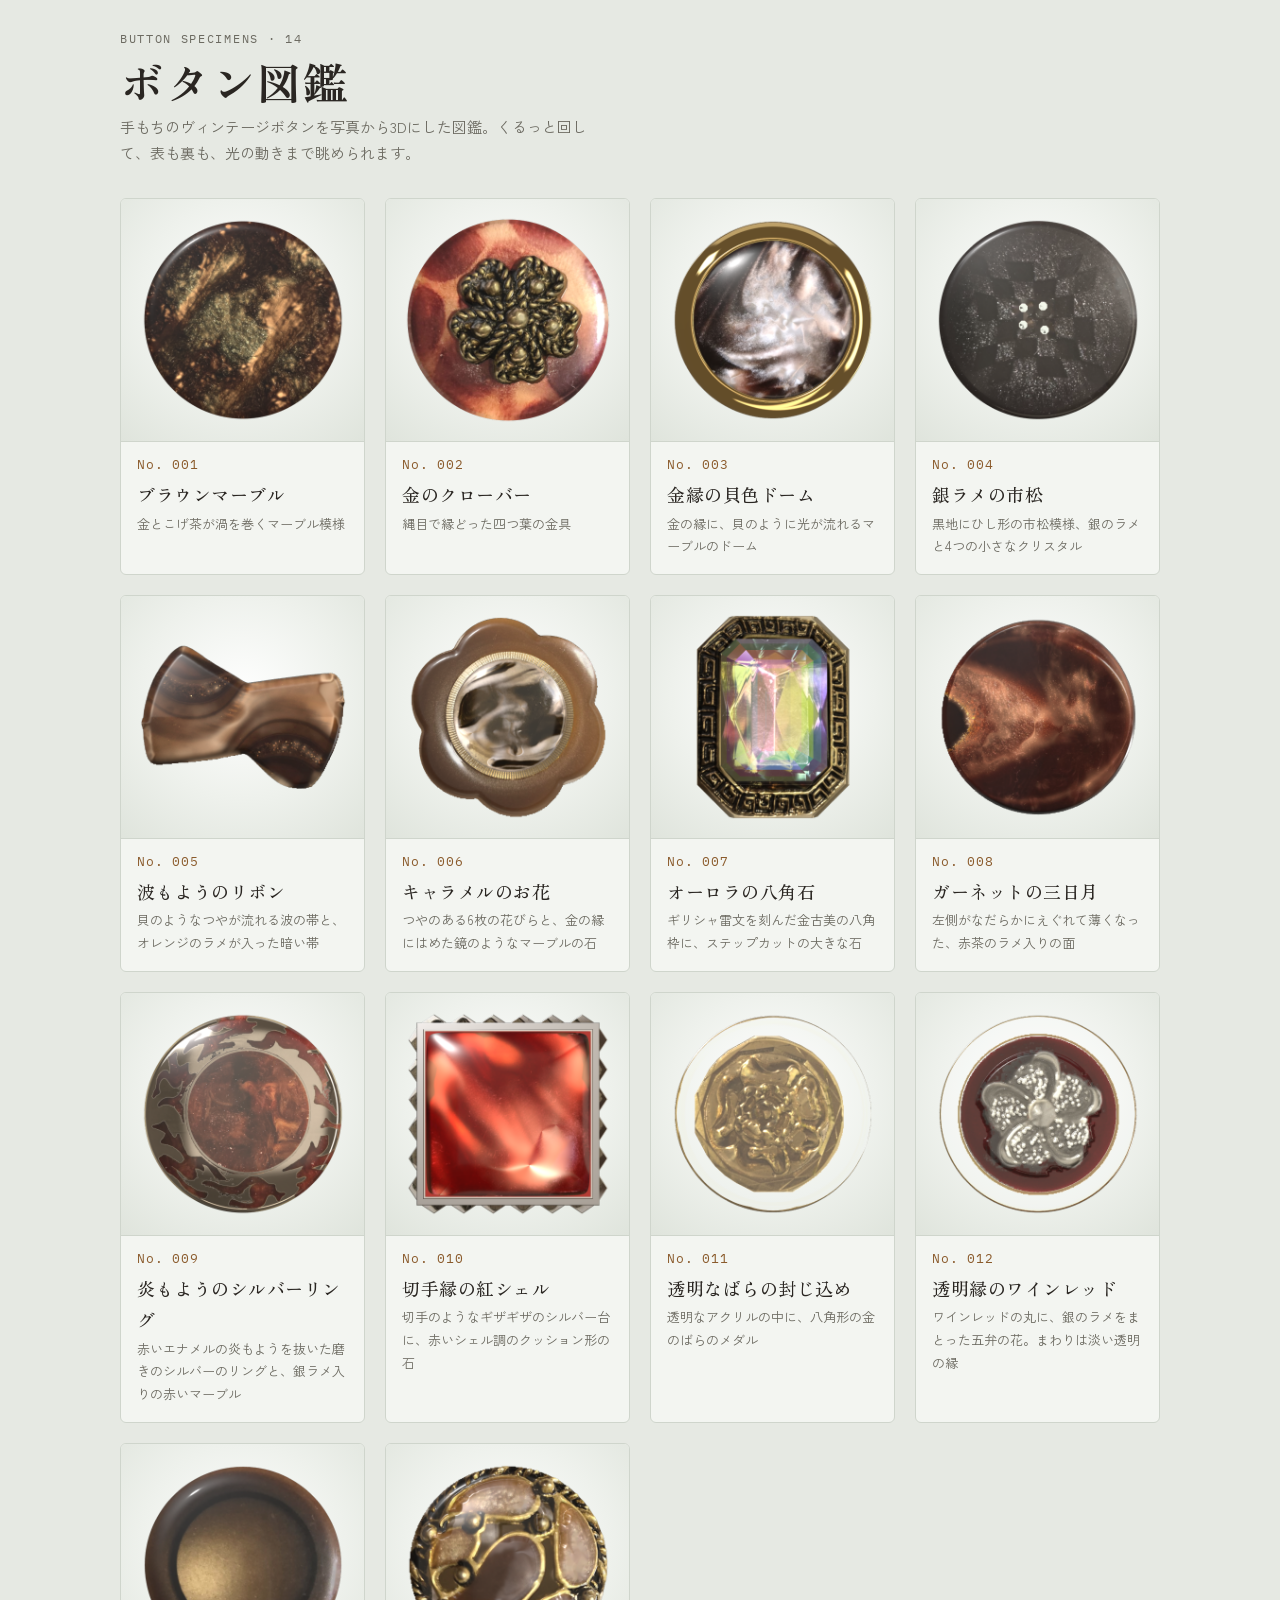
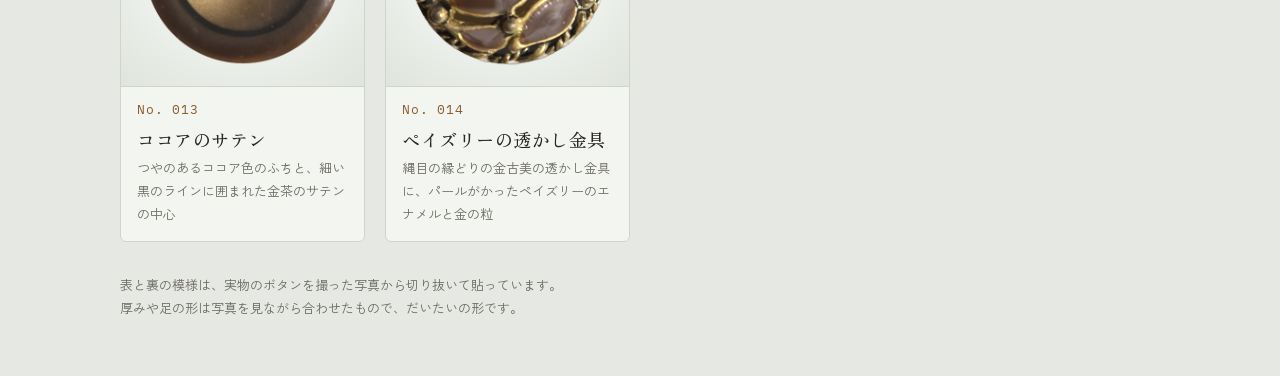
<file: index.html>
<!doctype html>
<html lang="ja">
<head>
<meta charset="utf-8">
<meta name="viewport" content="width=device-width, initial-scale=1, viewport-fit=cover">
<title>ボタン図鑑</title>
<meta name="description" content="手もちのヴィンテージボタンを写真から3Dにした図鑑。くるっと回して、表も裏も、光の動きまで眺められます。">
<link rel="canonical" href="https://murasakiutau-create.github.io/Button_zukan/">
<meta property="og:type" content="website">
<meta property="og:site_name" content="ボタン図鑑">
<meta property="og:title" content="ボタン図鑑">
<meta property="og:description" content="手もちのヴィンテージボタンを写真から3Dにした図鑑。くるっと回して、表も裏も、光の動きまで眺められます。">
<meta property="og:url" content="https://murasakiutau-create.github.io/Button_zukan/">
<meta property="og:image" content="https://murasakiutau-create.github.io/Button_zukan/buttons/001/thumb.png">
<meta property="og:locale" content="ja_JP">
<meta name="twitter:card" content="summary">
<link rel="icon" href="assets/favicon.svg" type="image/svg+xml">
<link rel="preconnect" href="https://fonts.googleapis.com">
<link rel="preconnect" href="https://fonts.gstatic.com" crossorigin>
<link rel="stylesheet" href="https://fonts.googleapis.com/css2?family=Zen+Old+Mincho:wght@500;700&family=Zen+Kaku+Gothic+New:wght@400;500&family=IBM+Plex+Mono:wght@400;500&display=swap">
<link rel="stylesheet" href="assets/zukan.css?v=276419f9f5">
<script type="application/ld+json">{"@context": "https://schema.org", "@type": "CollectionPage", "name": "ボタン図鑑", "description": "手もちのヴィンテージボタンを写真から3Dにした図鑑。くるっと回して、表も裏も、光の動きまで眺められます。", "url": "https://murasakiutau-create.github.io/Button_zukan/", "hasPart": [{"@type": "CreativeWork", "name": "No.001 ブラウンマーブル", "url": "https://murasakiutau-create.github.io/Button_zukan/buttons/001/"}, {"@type": "CreativeWork", "name": "No.002 金のクローバー", "url": "https://murasakiutau-create.github.io/Button_zukan/buttons/002/"}, {"@type": "CreativeWork", "name": "No.003 金縁の貝色ドーム", "url": "https://murasakiutau-create.github.io/Button_zukan/buttons/003/"}, {"@type": "CreativeWork", "name": "No.004 銀ラメの市松", "url": "https://murasakiutau-create.github.io/Button_zukan/buttons/004/"}, {"@type": "CreativeWork", "name": "No.005 波もようのリボン", "url": "https://murasakiutau-create.github.io/Button_zukan/buttons/005/"}, {"@type": "CreativeWork", "name": "No.006 キャラメルのお花", "url": "https://murasakiutau-create.github.io/Button_zukan/buttons/006/"}, {"@type": "CreativeWork", "name": "No.007 オーロラの八角石", "url": "https://murasakiutau-create.github.io/Button_zukan/buttons/007/"}, {"@type": "CreativeWork", "name": "No.008 ガーネットの三日月", "url": "https://murasakiutau-create.github.io/Button_zukan/buttons/008/"}, {"@type": "CreativeWork", "name": "No.009 炎もようのシルバーリング", "url": "https://murasakiutau-create.github.io/Button_zukan/buttons/009/"}, {"@type": "CreativeWork", "name": "No.010 切手縁の紅シェル", "url": "https://murasakiutau-create.github.io/Button_zukan/buttons/010/"}, {"@type": "CreativeWork", "name": "No.011 透明なばらの封じ込め", "url": "https://murasakiutau-create.github.io/Button_zukan/buttons/011/"}, {"@type": "CreativeWork", "name": "No.012 透明縁のワインレッド", "url": "https://murasakiutau-create.github.io/Button_zukan/buttons/012/"}, {"@type": "CreativeWork", "name": "No.013 ココアのサテン", "url": "https://murasakiutau-create.github.io/Button_zukan/buttons/013/"}, {"@type": "CreativeWork", "name": "No.014 ペイズリーの透かし金具", "url": "https://murasakiutau-create.github.io/Button_zukan/buttons/014/"}]}</script>
</head>
<body>
<div class="wrap">
  <header class="intro">
    <div class="eyebrow">Button specimens · 14</div>
    <h1>ボタン図鑑</h1>
    <p class="lead">手もちのヴィンテージボタンを写真から3Dにした図鑑。くるっと回して、表も裏も、光の動きまで眺められます。</p>
  </header>
  <main>
  <ul class="drawer">
    <li><a class="card" href="buttons/001/">
      <div class="well"><img src="buttons/001/thumb.png?v=1a3522bd31" width="512" height="512" alt="ブラウンマーブルのボタン" loading="lazy"></div>
      <div class="cap"><span class="no">No. 001</span><span class="name">ブラウンマーブル</span><span class="sub">金とこげ茶が渦を巻くマーブル模様</span></div>
    </a></li>
    <li><a class="card" href="buttons/002/">
      <div class="well"><img src="buttons/002/thumb.png?v=b98c785955" width="512" height="512" alt="金のクローバーのボタン" loading="lazy"></div>
      <div class="cap"><span class="no">No. 002</span><span class="name">金のクローバー</span><span class="sub">縄目で縁どった四つ葉の金具</span></div>
    </a></li>
    <li><a class="card" href="buttons/003/">
      <div class="well"><img src="buttons/003/thumb.png?v=78634e12ce" width="512" height="512" alt="金縁の貝色ドームのボタン" loading="lazy"></div>
      <div class="cap"><span class="no">No. 003</span><span class="name">金縁の貝色ドーム</span><span class="sub">金の縁に、貝のように光が流れるマーブルのドーム</span></div>
    </a></li>
    <li><a class="card" href="buttons/004/">
      <div class="well"><img src="buttons/004/thumb.png?v=24556d7a4e" width="512" height="512" alt="銀ラメの市松のボタン" loading="lazy"></div>
      <div class="cap"><span class="no">No. 004</span><span class="name">銀ラメの市松</span><span class="sub">黒地にひし形の市松模様、銀のラメと4つの小さなクリスタル</span></div>
    </a></li>
    <li><a class="card" href="buttons/005/">
      <div class="well"><img src="buttons/005/thumb.png?v=632f97b8de" width="512" height="512" alt="波もようのリボンのボタン" loading="lazy"></div>
      <div class="cap"><span class="no">No. 005</span><span class="name">波もようのリボン</span><span class="sub">貝のようなつやが流れる波の帯と、オレンジのラメが入った暗い帯</span></div>
    </a></li>
    <li><a class="card" href="buttons/006/">
      <div class="well"><img src="buttons/006/thumb.png?v=a934037e93" width="512" height="512" alt="キャラメルのお花のボタン" loading="lazy"></div>
      <div class="cap"><span class="no">No. 006</span><span class="name">キャラメルのお花</span><span class="sub">つやのある6枚の花びらと、金の縁にはめた鏡のようなマーブルの石</span></div>
    </a></li>
    <li><a class="card" href="buttons/007/">
      <div class="well"><img src="buttons/007/thumb.png?v=41f649e05d" width="512" height="512" alt="オーロラの八角石のボタン" loading="lazy"></div>
      <div class="cap"><span class="no">No. 007</span><span class="name">オーロラの八角石</span><span class="sub">ギリシャ雷文を刻んだ金古美の八角枠に、ステップカットの大きな石</span></div>
    </a></li>
    <li><a class="card" href="buttons/008/">
      <div class="well"><img src="buttons/008/thumb.png?v=633f84c7c8" width="512" height="512" alt="ガーネットの三日月のボタン" loading="lazy"></div>
      <div class="cap"><span class="no">No. 008</span><span class="name">ガーネットの三日月</span><span class="sub">左側がなだらかにえぐれて薄くなった、赤茶のラメ入りの面</span></div>
    </a></li>
    <li><a class="card" href="buttons/009/">
      <div class="well"><img src="buttons/009/thumb.png?v=06e4581d59" width="512" height="512" alt="炎もようのシルバーリングのボタン" loading="lazy"></div>
      <div class="cap"><span class="no">No. 009</span><span class="name">炎もようのシルバーリング</span><span class="sub">赤いエナメルの炎もようを抜いた磨きのシルバーのリングと、銀ラメ入りの赤いマーブル</span></div>
    </a></li>
    <li><a class="card" href="buttons/010/">
      <div class="well"><img src="buttons/010/thumb.png?v=39ed41474b" width="512" height="512" alt="切手縁の紅シェルのボタン" loading="lazy"></div>
      <div class="cap"><span class="no">No. 010</span><span class="name">切手縁の紅シェル</span><span class="sub">切手のようなギザギザのシルバー台に、赤いシェル調のクッション形の石</span></div>
    </a></li>
    <li><a class="card" href="buttons/011/">
      <div class="well"><img src="buttons/011/thumb.png?v=f8c22d197f" width="512" height="512" alt="透明なばらの封じ込めのボタン" loading="lazy"></div>
      <div class="cap"><span class="no">No. 011</span><span class="name">透明なばらの封じ込め</span><span class="sub">透明なアクリルの中に、八角形の金のばらのメダル</span></div>
    </a></li>
    <li><a class="card" href="buttons/012/">
      <div class="well"><img src="buttons/012/thumb.png?v=67aac82aea" width="512" height="512" alt="透明縁のワインレッドのボタン" loading="lazy"></div>
      <div class="cap"><span class="no">No. 012</span><span class="name">透明縁のワインレッド</span><span class="sub">ワインレッドの丸に、銀のラメをまとった五弁の花。まわりは淡い透明の縁</span></div>
    </a></li>
    <li><a class="card" href="buttons/013/">
      <div class="well"><img src="buttons/013/thumb.png?v=b58bb5d40b" width="512" height="512" alt="ココアのサテンのボタン" loading="lazy"></div>
      <div class="cap"><span class="no">No. 013</span><span class="name">ココアのサテン</span><span class="sub">つやのあるココア色のふちと、細い黒のラインに囲まれた金茶のサテンの中心</span></div>
    </a></li>
    <li><a class="card" href="buttons/014/">
      <div class="well"><img src="buttons/014/thumb.png?v=49fa4b022b" width="512" height="512" alt="ペイズリーの透かし金具のボタン" loading="lazy"></div>
      <div class="cap"><span class="no">No. 014</span><span class="name">ペイズリーの透かし金具</span><span class="sub">縄目の縁どりの金古美の透かし金具に、パールがかったペイズリーのエナメルと金の粒</span></div>
    </a></li>
  </ul>
  </main>
  <footer>表と裏の模様は、実物のボタンを撮った写真から切り抜いて貼っています。厚みや足の形は写真を見ながら合わせたもので、だいたいの形です。</footer>
</div>
</body>
</html>
</file>
<file: assets/zukan.css>
/* ボタン図鑑 — a quiet specimen drawer: pale sage trays, ink-brown type, one warm accent */
:root {
  --bg: #e6e9e3;
  --tray: #f3f5f1;
  --tray-edge: #cfd5cc;
  --ink: #2a2622;
  --muted: #6c6a61;
  --accent: #8a5a2b;
  --well: radial-gradient(circle at 50% 42%, #ffffff 0%, #eef1ec 55%, #dfe4dc 100%);
  --f-display: "Zen Old Mincho", "Hiragino Mincho ProN", "Yu Mincho", serif;
  --f-body: "Zen Kaku Gothic New", "Hiragino Sans", "Yu Gothic", system-ui, sans-serif;
  --f-mono: "IBM Plex Mono", ui-monospace, "SFMono-Regular", Menlo, monospace;
  color-scheme: light;
}
@media (prefers-color-scheme: dark) {
  :root:not([data-theme="light"]) {
    --bg: #191c1a; --tray: #222624; --tray-edge: #343a36; --ink: #ece7df; --muted: #a29d92; --accent: #d39a5e;
    --well: radial-gradient(circle at 50% 42%, #3a3f3b 0%, #262a27 60%, #1d201e 100%);
    color-scheme: dark;
  }
}
:root[data-theme="dark"] {
  --bg: #191c1a; --tray: #222624; --tray-edge: #343a36; --ink: #ece7df; --muted: #a29d92; --accent: #d39a5e;
  --well: radial-gradient(circle at 50% 42%, #3a3f3b 0%, #262a27 60%, #1d201e 100%);
  color-scheme: dark;
}

*, *::before, *::after { box-sizing: border-box; }
html { -webkit-text-size-adjust: 100%; }
body {
  margin: 0;
  background: var(--bg); color: var(--ink);
  font-family: var(--f-body); font-size: 15px; line-height: 1.75;
  padding-left: max(16px, env(safe-area-inset-left, 0px));
  padding-right: max(16px, env(safe-area-inset-right, 0px));
  padding-block: 28px 56px;
}
img { max-width: 100%; display: block; }
a { color: inherit; }
a:focus-visible, button:focus-visible { outline: 2px solid var(--accent); outline-offset: 3px; }

.wrap { max-width: 1040px; margin: 0 auto; display: flex; flex-direction: column; gap: 32px; }

/* site bar */
.sitebar { display: flex; align-items: baseline; justify-content: space-between; gap: 12px; flex-wrap: wrap; }
.sitebar a { text-decoration: none; }
.brand { font-family: var(--f-display); font-weight: 700; font-size: 18px; letter-spacing: .06em; }
.crumbs { font-size: 13px; color: var(--muted); display: flex; gap: 8px; flex-wrap: wrap; margin: 0; padding: 0; list-style: none; }
.crumbs li + li::before { content: "/"; margin-right: 8px; color: var(--tray-edge); }
.crumbs a:hover { color: var(--accent); }

/* index */
.intro { display: flex; flex-direction: column; gap: 6px; }
.eyebrow { font-family: var(--f-mono); font-size: 12px; letter-spacing: .14em; color: var(--muted); text-transform: uppercase; }
h1 { font-family: var(--f-display); font-weight: 700; font-size: clamp(30px, 5vw, 44px); line-height: 1.2; margin: 0; text-wrap: balance; letter-spacing: .04em; }
.lead { margin: 0; color: var(--muted); max-width: 60ch; }

.drawer { display: grid; grid-template-columns: repeat(auto-fill, minmax(220px, 1fr)); gap: 20px; margin: 0; padding: 0; list-style: none; }
.card {
  display: flex; flex-direction: column; text-decoration: none; height: 100%;
  background: var(--tray); border: 1px solid var(--tray-edge); border-radius: 6px; overflow: hidden;
  transition: border-color .2s, transform .2s;
}
.card:hover { border-color: var(--accent); transform: translateY(-2px); }
.card .well { background: var(--well); aspect-ratio: 1 / 1; max-width: 100%; border-bottom: 1px solid var(--tray-edge); }
.card .well img { width: 100%; height: 100%; object-fit: contain; }
.card .cap { padding: 12px 16px 16px; display: flex; flex-direction: column; gap: 2px; min-width: 0; }
.card .name { font-family: var(--f-display); font-weight: 500; font-size: 18px; letter-spacing: .03em; }
.card .sub { font-size: 13px; color: var(--muted); }
.no { font-family: var(--f-mono); font-size: 13px; color: var(--accent); letter-spacing: .06em; font-variant-numeric: tabular-nums; }

/* detail */
.detail { display: grid; grid-template-columns: minmax(0, 1.25fr) minmax(0, 1fr); gap: 28px; align-items: start; }
@media (max-width: 760px) { .detail { grid-template-columns: minmax(0, 1fr); } }
.stage { position: relative; aspect-ratio: 1 / 1; max-width: 100%; background: var(--well); border: 1px solid var(--tray-edge); border-radius: 6px; overflow: hidden; }
.stage canvas { position: absolute; inset: 0; width: 100%; height: 100%; display: block; touch-action: none; cursor: grab; }
.stage canvas:active { cursor: grabbing; }
.hint { position: absolute; left: 14px; bottom: 10px; font-size: 12px; color: var(--muted); pointer-events: none; }
.loading { position: absolute; inset: 0; display: grid; place-items: center; color: var(--muted); font-size: 13px; }
.info { display: flex; flex-direction: column; gap: 16px; min-width: 0; }
.info h1 { font-size: clamp(26px, 4vw, 36px); }
.highlight { margin: 0; max-width: 40ch; }
dl { margin: 0; display: grid; grid-template-columns: auto 1fr; gap: 4px 14px; font-size: 14px; }
dt { color: var(--muted); }
dd { margin: 0; }
.views { display: flex; gap: 8px; flex-wrap: wrap; }
.views button {
  font: 500 13px/1 var(--f-body); color: var(--ink); background: transparent;
  border: 1px solid var(--tray-edge); border-radius: 999px; padding: 9px 18px; cursor: pointer;
  transition: background-color .2s, border-color .2s;
}
.views button:hover { border-color: var(--accent); }
.views button[aria-pressed="true"] { background: var(--accent); border-color: var(--accent); color: var(--tray); }

.pager { display: flex; justify-content: space-between; gap: 12px; flex-wrap: wrap; font-size: 14px; }
.pager a { text-decoration: none; color: var(--muted); }
.pager a:hover { color: var(--accent); }

footer { font-size: 13px; color: var(--muted); max-width: 64ch; }

@media (prefers-reduced-motion: reduce) {
  .card, .views button { transition: none; }
  .card:hover { transform: none; }
}
</file>
